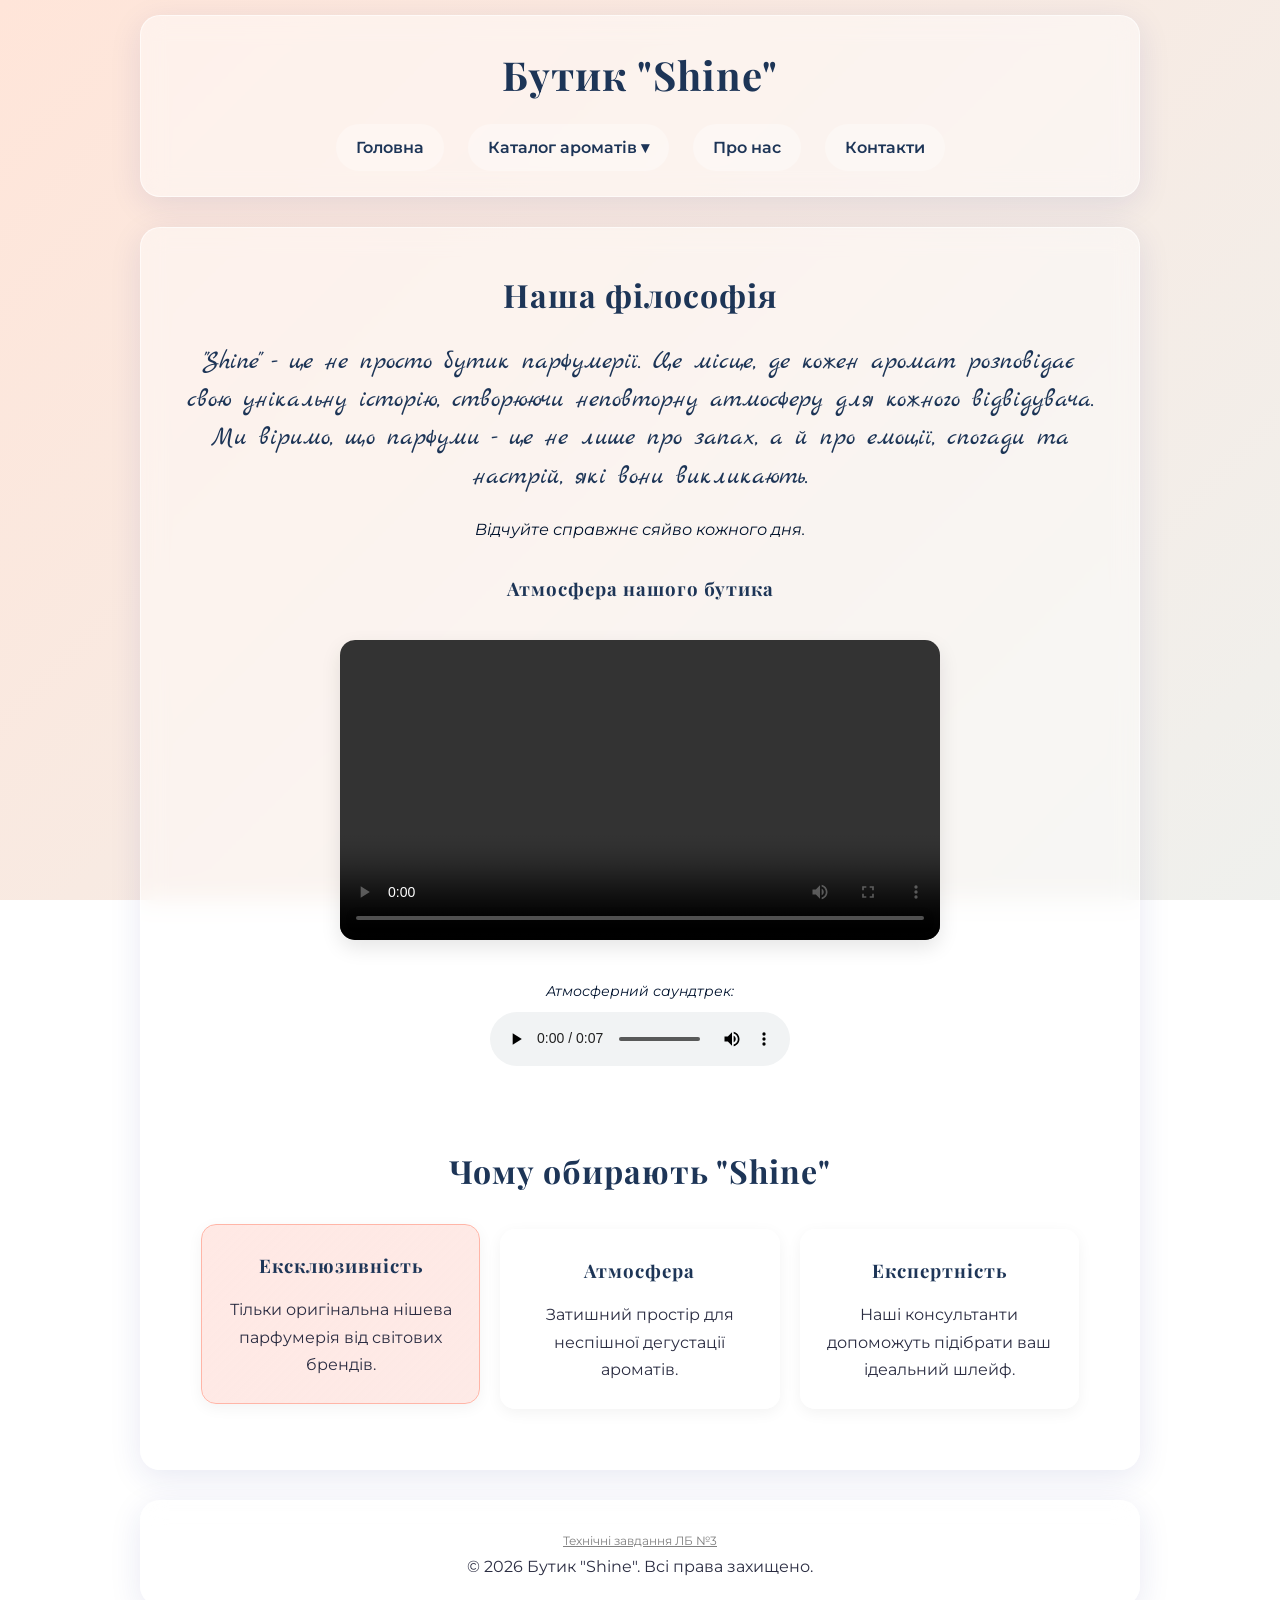
<file: index.html>
<!DOCTYPE html>
<html lang="uk">
<head>
    <meta charset="UTF-8">
    <meta name="viewport" content="width=device-width, initial-scale=1.0">
    <title>Головна | Бутик "Shine"</title>
    
    <link href="https://fonts.googleapis.com/css2?family=Montserrat:wght@300;400;600&family=Playfair+Display:ital,wght@0,500;1,500&display=swap" rel="stylesheet">
    <link href="https://fonts.googleapis.com/css2?family=Marck+Script&display=swap" rel="stylesheet">  
    <link rel="stylesheet" href="style.css">
    
    <style>
        /* Стилі для центрування аудіоплеєра */
        .audio-player { margin-top: 20px; text-align: center; }
        .audio-player p { font-size: 14px; font-style: italic; margin-bottom: 8px; color: #00132e; }
    </style>
</head>
<body>
    <header>
        <h1>Бутик "Shine"</h1>
        
        <input type="checkbox" id="burger" class="burger-checkbox">
        <label for="burger" class="burger-label">&#9776;</label>
        
        <nav class="main-nav">
            <a href="index.html">Головна</a> 
            <div class="dropdown">
                <a href="catalog.html">Каталог ароматів &#9662;</a>
                <div class="dropdown-content">
                    <a href="catalog.html">Всі аромати</a>
                    <a href="catalog.html">Східні колекції</a>
                    <a href="catalog.html">Квіткові колекції</a>
                </div>
            </div>
            <a href="about.html">Про нас</a>
            <a href="contact.html">Контакти</a>
        </nav>
    </header>

    <main>
        <section>
            <article>
                <h2>Наша філософія</h2>
                
                <p class="calligraphy-text">"Shine" - це не просто бутик парфумерії. Це місце, де кожен аромат розповідає свою унікальну історію, створюючи неповторну атмосферу для кожного відвідувача. Ми віримо, що парфуми - це не лише про запах, а й про емоції, спогади та настрій, які вони викликають.</p>
                
                <p class="glowing-text" style="font-style: italic; color: #00132e; margin-top: 15px; text-align: center;">Відчуйте справжнє сяйво кожного дня.</p>
            </article>
        </section>

        <section class="media-container">
            <h3>Атмосфера нашого бутика</h3>
            
            <video controls width="600">    
                <source src="media/promo.mp4" type="video/mp4">
                Ваш браузер не підтримує відео.
            </video>
            
            <div class="audio-player">
                <p>Атмосферний саундтрек:</p>
                <audio controls>
                    <source src="media/music.mp3" type="audio/mpeg">
                    Ваш браузер не підтримує аудіо.
                </audio>
            </div>
        </section>

        <section class="features">
            <h2 class="features__title">Чому обирають "Shine"</h2>
            <div class="features__grid">
                <div class="features__item features__item_highlighted">
                    <h3 class="features__subtitle">Ексклюзивність</h3>
                    <p class="features__text">Тільки оригінальна нішева парфумерія від світових брендів.</p>
                </div>
                <div class="features__item">
                    <h3 class="features__subtitle">Атмосфера</h3>
                    <p class="features__text">Затишний простір для неспішної дегустації ароматів.</p>
                </div>
                <div class="features__item">
                    <h3 class="features__subtitle">Експертність</h3>
                    <p class="features__text">Наші консультанти допоможуть підібрати ваш ідеальний шлейф.</p>
                </div>
            </div>
        </section>

    </main>

    <footer>
        <a href="lab3-tasks.html" style="color: gray; font-size: 12px;">Технічні завдання ЛБ №3</a>
        <p>&copy; 2026 Бутик "Shine". Всі права захищено.</p>
    </footer>
</body>
</html>
</file>
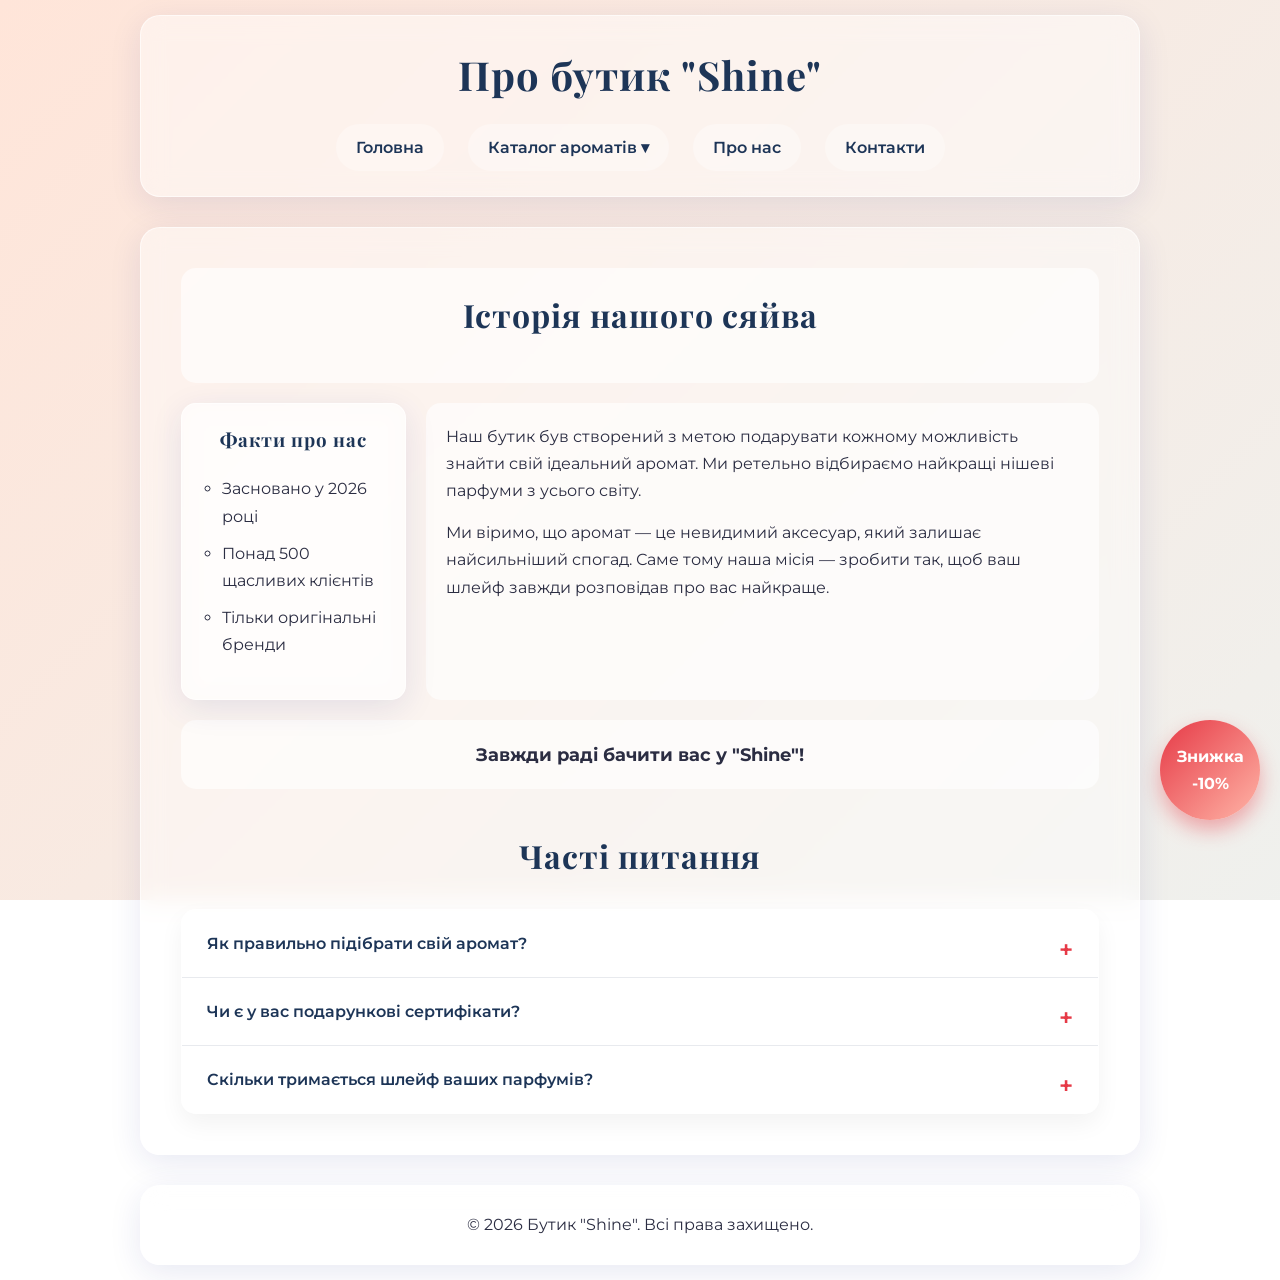
<file: about.html>
<!DOCTYPE html>
<html lang="uk">
<head>
    <meta charset="UTF-8">
    <meta name="viewport" content="width=device-width, initial-scale=1.0">
    <title>Про нас | Бутик "Shine"</title>
    
    <link href="https://fonts.googleapis.com/css2?family=Montserrat:wght@300;400;600&family=Playfair+Display:ital,wght@0,500;1,500&display=swap" rel="stylesheet">
    <link rel="stylesheet" href="style.css">
</head>
<body>
    <header>
        <h1>Про бутик "Shine"</h1>
        
        <input type="checkbox" id="burger" class="burger-checkbox">
        <label for="burger" class="burger-label">&#9776;</label>
        
        <nav class="main-nav">
            <a href="index.html">Головна</a> 
            <div class="dropdown">
                <a href="catalog.html">Каталог ароматів &#9662;</a>
                <div class="dropdown-content">
                    <a href="catalog.html">Всі аромати</a>
                    <a href="catalog.html">Східні колекції</a>
                    <a href="catalog.html">Квіткові колекції</a>
                </div>
            </div>
            <a href="about.html">Про нас</a>
            <a href="contact.html">Контакти</a>
        </nav>
    </header>

    <main class="about-layout">
        <div class="about-layout__header">
            <h2>Історія нашого сяйва</h2>
        </div>
        
        <aside class="about-layout__sidebar">
            <h3>Факти про нас</h3>
            <ul style="text-align: left; margin-left: 20px;">
                <li>Засновано у 2026 році</li>
                <li>Понад 500 щасливих клієнтів</li>
                <li>Тільки оригінальні бренди</li>
            </ul>
        </aside>
        
        <article class="about-layout__content">
            <p style="margin-bottom: 15px;">Наш бутик був створений з метою подарувати кожному можливість знайти свій ідеальний аромат. Ми ретельно відбираємо найкращі нішеві парфуми з усього світу.</p>
            <p>Ми віримо, що аромат — це невидимий аксесуар, який залишає найсильніший спогад. Саме тому наша місія — зробити так, щоб ваш шлейф завжди розповідав про вас найкраще.</p>
        </article>
        
        <section class="faq-section" style="grid-column: 1 / -1; margin-top: 20px;">
            <h2 style="margin-bottom: 25px;">Часті питання</h2>
            
            <div class="accordion">
                <div class="accordion__item">
                    <input type="checkbox" name="faq" id="faq1" class="accordion__input">
                    <label for="faq1" class="accordion__label">Як правильно підібрати свій аромат?</label>
                    <div class="accordion__content">
                        <p>Наші експерти рекомендують наносити парфум на шкіру і "прожити" з ним кілька годин. Аромат розкривається у три ноти: верхні, серця та базові. Ми з радістю допоможемо вам знайти ідеальну композицію під ваш характер.</p>
                    </div>
                </div>
                
                <div class="accordion__item">
                    <input type="checkbox" name="faq" id="faq2" class="accordion__input">
                    <label for="faq2" class="accordion__label">Чи є у вас подарункові сертифікати?</label>
                    <div class="accordion__content">
                        <p>Так, ви можете придбати естетичні подарункові сертифікати на будь-яку суму в нашому бутику або замовити зручний електронний варіант на email.</p>
                    </div>
                </div>
                
                <div class="accordion__item">
                    <input type="checkbox" name="faq" id="faq3" class="accordion__input">
                    <label for="faq3" class="accordion__label">Скільки тримається шлейф ваших парфумів?</label>
                    <div class="accordion__content">
                        <p>Стійкість залежить від концентрації (Eau de Parfum, Extrait de Parfum) та індивідуальних особливостей шкіри. В середньому наші нішеві аромати тримаються від 8 до 24 годин.</p>
                    </div>
                </div>
            </div>
        </section>

        <div class="about-layout__footer">
            <p class="glowing-text" style="font-weight: bold; font-size: 1.1rem;">Завжди раді бачити вас у "Shine"!</p>
        </div>
    </main>

    <div class="promo-blob">
        <span>Знижка<br>-10%</span>
    </div>

    <footer>
        <p>&copy; 2026 Бутик "Shine". Всі права захищено.</p>
    </footer>
</body>
</html>
</file>
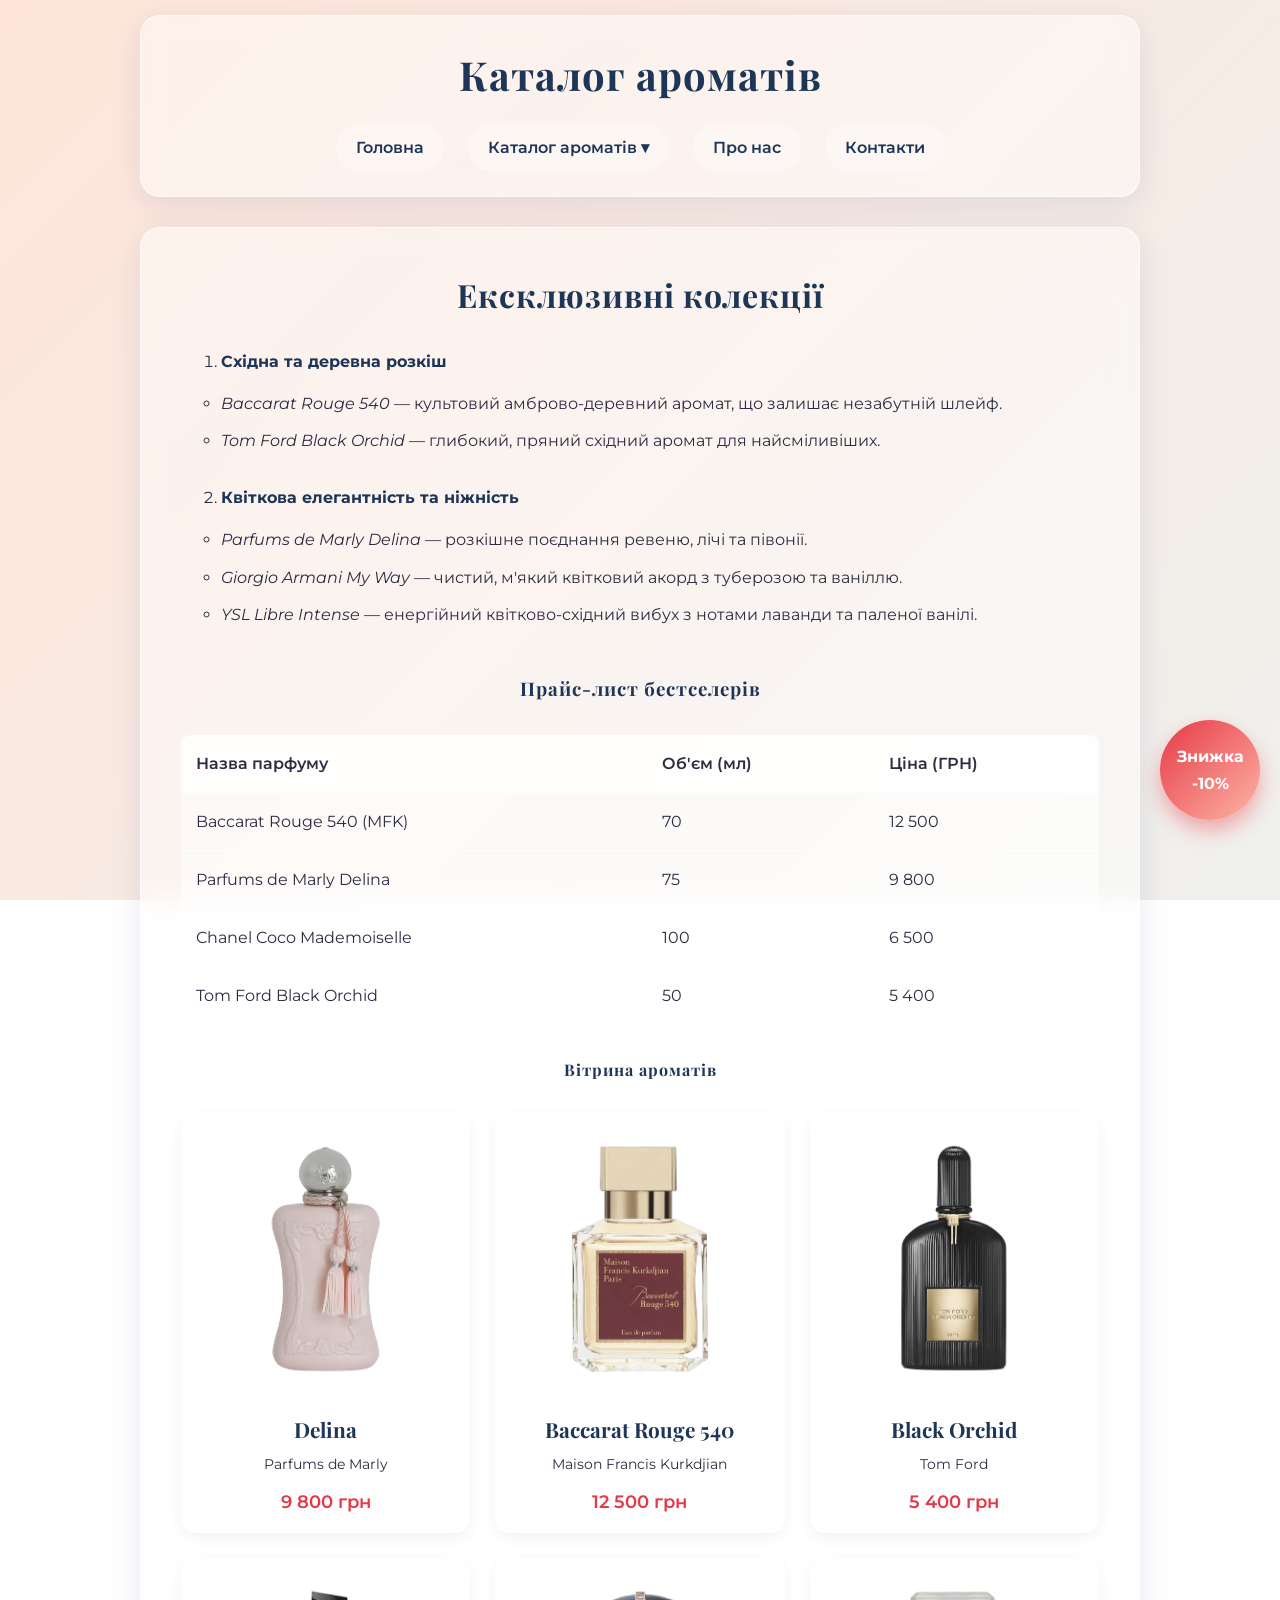
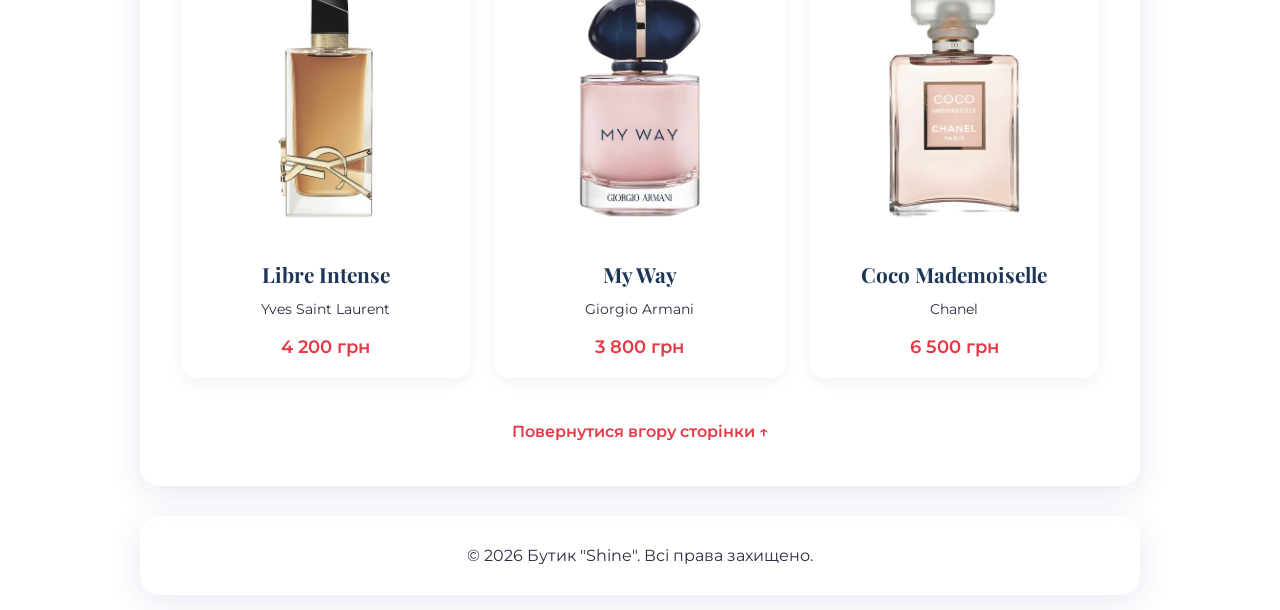
<file: catalog.html>
<!DOCTYPE html>
<html lang="uk">
<head>
    <meta charset="UTF-8">
    <title>Каталог | Бутик "Shine"</title>
    <link href="https://fonts.googleapis.com/css2?family=Montserrat:wght@300;400;600&family=Playfair+Display:ital,wght@0,500;1,500&display=swap" rel="stylesheet">
    <link rel="stylesheet" href="style.css">
</head>
<body>
    <header>
        <input type="checkbox" id="burger" class="burger-checkbox">
        <label for="burger" class="burger-label">&#9776;</label>
        <h1 id="top">Каталог ароматів</h1>
        <nav>
            <a href="index.html">Головна</a> 
            <div class="dropdown">
                <a href="catalog.html">Каталог ароматів &#9662;</a>
                <div class="dropdown-content">
                    <a href="catalog.html">Всі аромати</a>
                    <a href="catalog.html">Східні колекції</a>
                    <a href="catalog.html">Квіткові колекції</a>
                </div>
            </div>
            <a href="about.html">Про нас</a>
            <a href="contact.html">Контакти</a>
        </nav>
    </header>

    <main>
        <h2>Ексклюзивні колекції</h2>
        
        <ol>
            <li><strong>Східна та деревна розкіш</strong>
                <ul>
                    <li><em>Baccarat Rouge 540</em> — культовий амброво-деревний аромат, що залишає незабутній шлейф.</li>
                    <li><em>Tom Ford Black Orchid</em> — глибокий, пряний східний аромат для найсміливіших.</li>
                </ul>
            </li>
            <li><strong>Квіткова елегантність та ніжність</strong>
                <ul>
                    <li><em>Parfums de Marly Delina</em> — розкішне поєднання ревеню, лічі та півонії.</li>
                    <li><em>Giorgio Armani My Way</em> — чистий, м'який квітковий акорд з туберозою та ваніллю.</li>
                    <li><em>YSL Libre Intense</em> — енергійний квітково-східний вибух з нотами лаванди та паленої ванілі.</li>
                </ul>
            </li>
        </ol>

        <h3>Прайс-лист бестселерів</h3>
        <table>
            <tr>
                <th>Назва парфуму</th>
                <th>Об'єм (мл)</th>
                <th>Ціна (ГРН)</th>
            </tr>
            <tr>
                <td>Baccarat Rouge 540 (MFK)</td>
                <td>70</td>
                <td>12 500</td>
            </tr>
            <tr>
                <td>Parfums de Marly Delina</td>
                <td>75</td>
                <td>9 800</td>
            </tr>
            <tr>
                <td>Chanel Coco Mademoiselle</td>
                <td>100</td>
                <td>6 500</td>
            </tr>
            <tr>
                <td>Tom Ford Black Orchid</td>
                <td>50</td>
                <td>5 400</td>
            </tr>
        </table>

        <h4>Вітрина ароматів</h4>
        
        <div class="product-grid">
            <div class="product-card">
                <img src="img/Delina.avif" alt="Parfums de Marly Delina" class="product-card__image">
                <h5 class="product-card__title">Delina</h5>
                <p style="font-size: 0.9rem; margin-bottom: 10px;">Parfums de Marly</p>
                <p class="product-card__price">9 800 грн</p>
            </div>
            
            <div class="product-card">
                <img src="img/baccarat.avif" alt="Baccarat Rouge 540" class="product-card__image">
                <h5 class="product-card__title">Baccarat Rouge 540</h5>
                <p style="font-size: 0.9rem; margin-bottom: 10px;">Maison Francis Kurkdjian</p>
                <p class="product-card__price">12 500 грн</p>
            </div>
            
            <div class="product-card">
                <img src="img/orchid.avif" alt="Black Orchid" class="product-card__image">
                <h5 class="product-card__title">Black Orchid</h5>
                <p style="font-size: 0.9rem; margin-bottom: 10px;">Tom Ford</p>
                <p class="product-card__price">5 400 грн</p>
            </div>
            
            <div class="product-card">
                <img src="img/libre.avif" alt="Libre Intense" class="product-card__image">
                <h5 class="product-card__title">Libre Intense</h5>
                <p style="font-size: 0.9rem; margin-bottom: 10px;">Yves Saint Laurent</p>
                <p class="product-card__price">4 200 грн</p>
            </div>
            
            <div class="product-card">
                <img src="img/myway.avif" alt="My Way" class="product-card__image">
                <h5 class="product-card__title">My Way</h5>
                <p style="font-size: 0.9rem; margin-bottom: 10px;">Giorgio Armani</p>
                <p class="product-card__price">3 800 грн</p>
            </div>
            
            <div class="product-card">
                <img src="img/coco.avif" alt="Coco Mademoiselle" class="product-card__image">
                <h5 class="product-card__title">Coco Mademoiselle</h5>
                <p style="font-size: 0.9rem; margin-bottom: 10px;">Chanel</p>
                <p class="product-card__price">6 500 грн</p>
            </div>
        </div>
        
        <a href="#top" class="back-to-top">Повернутися вгору сторінки &uarr;</a>
    </main>
<div class="promo-blob">
    Знижка<br>-10%
</div>
    <footer>
        <p>&copy; 2026 Бутик "Shine". Всі права захищено.</p>
    </footer>
</body>
</html>
</file>
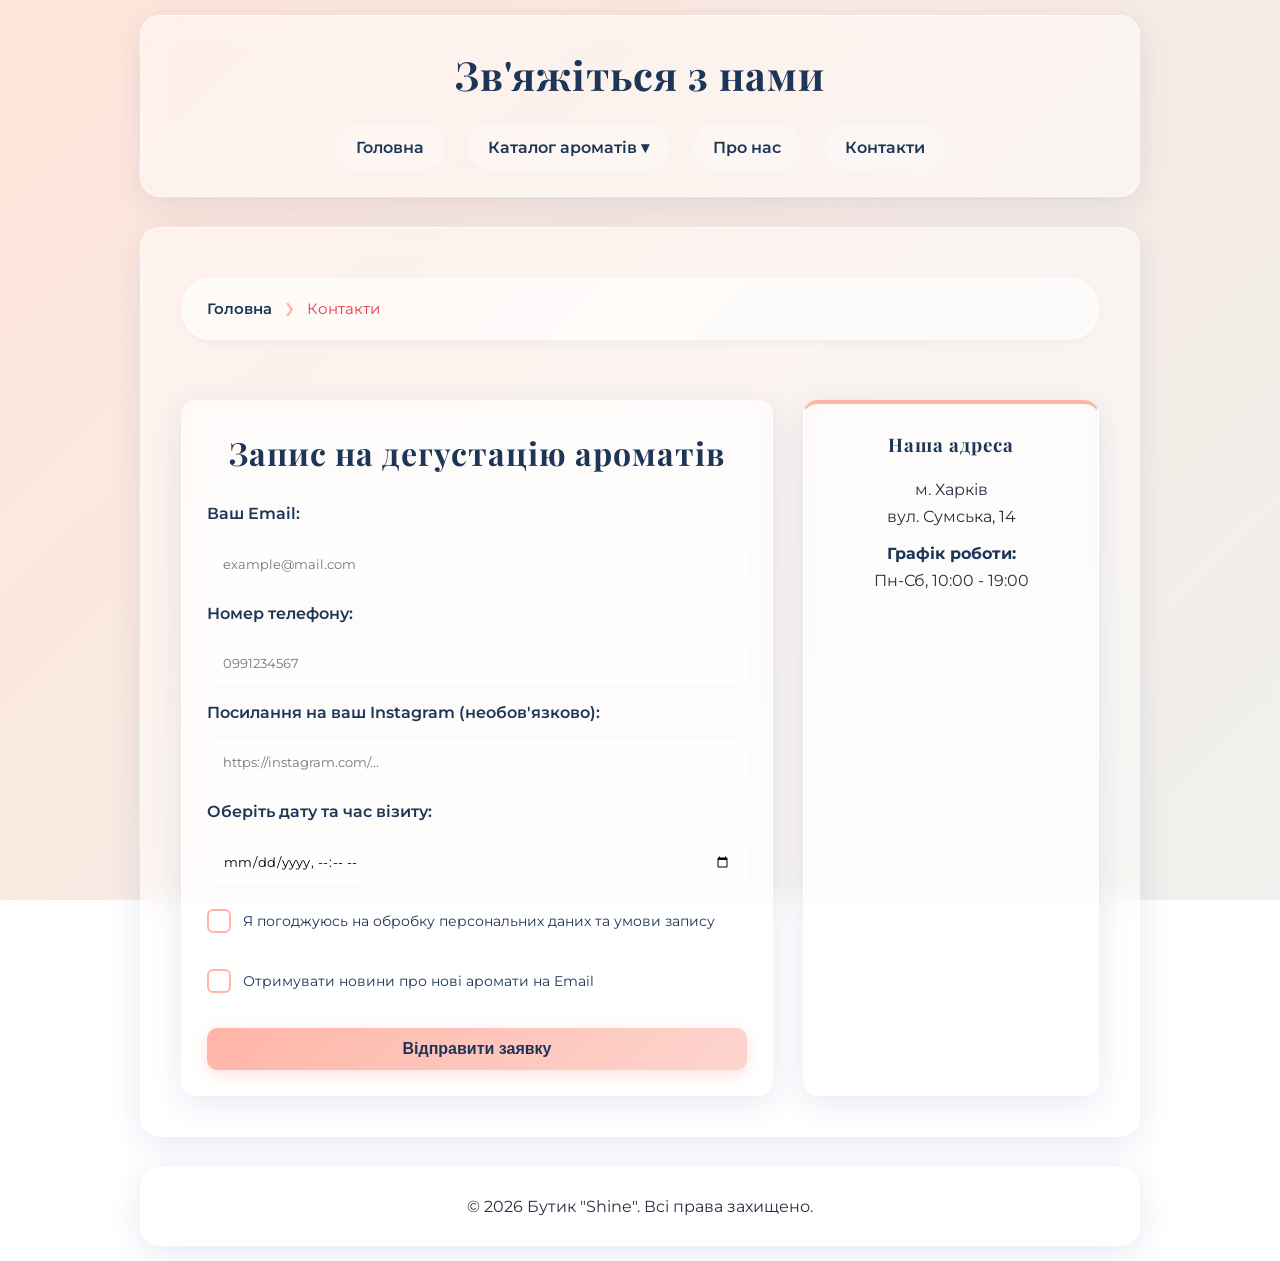
<file: contact.html>
<!DOCTYPE html>
<html lang="uk">
<head>
    <meta charset="UTF-8">
    <meta name="viewport" content="width=device-width, initial-scale=1.0">
    <title>Контакти | Бутик "Shine"</title>
    <link href="https://fonts.googleapis.com/css2?family=Montserrat:wght@300;400;600&family=Playfair+Display:ital,wght@0,500;1,500&display=swap" rel="stylesheet">
    <link rel="stylesheet" href="style.css">
</head>
<body>
    <header>
        <h1>Зв'яжіться з нами</h1>
        
        <input type="checkbox" id="burger" class="burger-checkbox">
        <label for="burger" class="burger-label">&#9776;</label>

        <nav class="main-nav">
            <a href="index.html">Головна</a> 
            <div class="dropdown">
                <a href="catalog.html">Каталог ароматів &#9662;</a>
                <div class="dropdown-content">
                    <a href="catalog.html">Всі аромати</a>
                    <a href="catalog.html">Східні колекції</a>
                    <a href="catalog.html">Квіткові колекції</a>
                </div>
            </div>
            <a href="about.html">Про нас</a>
            <a href="contact.html">Контакти</a>
        </nav>
    </header>

    <main class="contact-layout">
        <ul class="breadcrumbs" style="grid-column: 1 / -1;">
            <li><a href="index.html">Головна</a></li>
            <li class="breadcrumbs__current">Контакти</li>
        </ul>

        <section class="form-section">
            <h2>Запис на дегустацію ароматів</h2>
            <form action="#" method="POST" class="contact-form">
                <label for="userEmail" class="contact-form__label">Ваш Email:</label>
                <input type="email" id="userEmail" name="userEmail" required placeholder="example@mail.com" class="contact-form__input">

                <label for="userTel" class="contact-form__label">Номер телефону:</label>
                <input type="tel" id="userTel" name="userTel" required pattern="[0-9]{10}" placeholder="0991234567" title="Введіть 10 цифр (наприклад: 0991234567)" class="contact-form__input">

                <label for="socialUrl" class="contact-form__label">Посилання на ваш Instagram (необов'язково):</label>
                <input type="url" id="socialUrl" name="socialUrl" placeholder="https://instagram.com/..." class="contact-form__input">

                <label for="visitDate" class="contact-form__label">Оберіть дату та час візиту:</label>
                <input type="datetime-local" id="visitDate" name="visitDate" required class="contact-form__input">
                <div class="contact-form__checkbox-group">
                <input type="checkbox" id="agree" class="custom-checkbox" required>
                <label for="agree" class="custom-checkbox__label">
                Я погоджуюсь на обробку персональних даних та умови запису
         </label>
    </div>

<div class="contact-form__checkbox-group">
    <input type="checkbox" id="newsletter" class="custom-checkbox">
    <label for="newsletter" class="custom-checkbox__label">
        Отримувати новини про нові аромати на Email
    </label>
</div>

                <input type="submit" value="Відправити заявку" class="contact-form__submit">
            </form>
        </section>

        <aside class="contact-info">
            <h3 class="contact-info__title">Наша адреса</h3>
            <p class="contact-info__text">м. Харків<br>вул. Сумська, 14</p>
            <p class="contact-info__text"><strong>Графік роботи:</strong><br>Пн-Сб, 10:00 - 19:00</p>
        </aside>
    </main>

    <footer>
        <p>&copy; 2026 Бутик "Shine". Всі права захищено.</p>
    </footer>
</body>
</html>
</file>
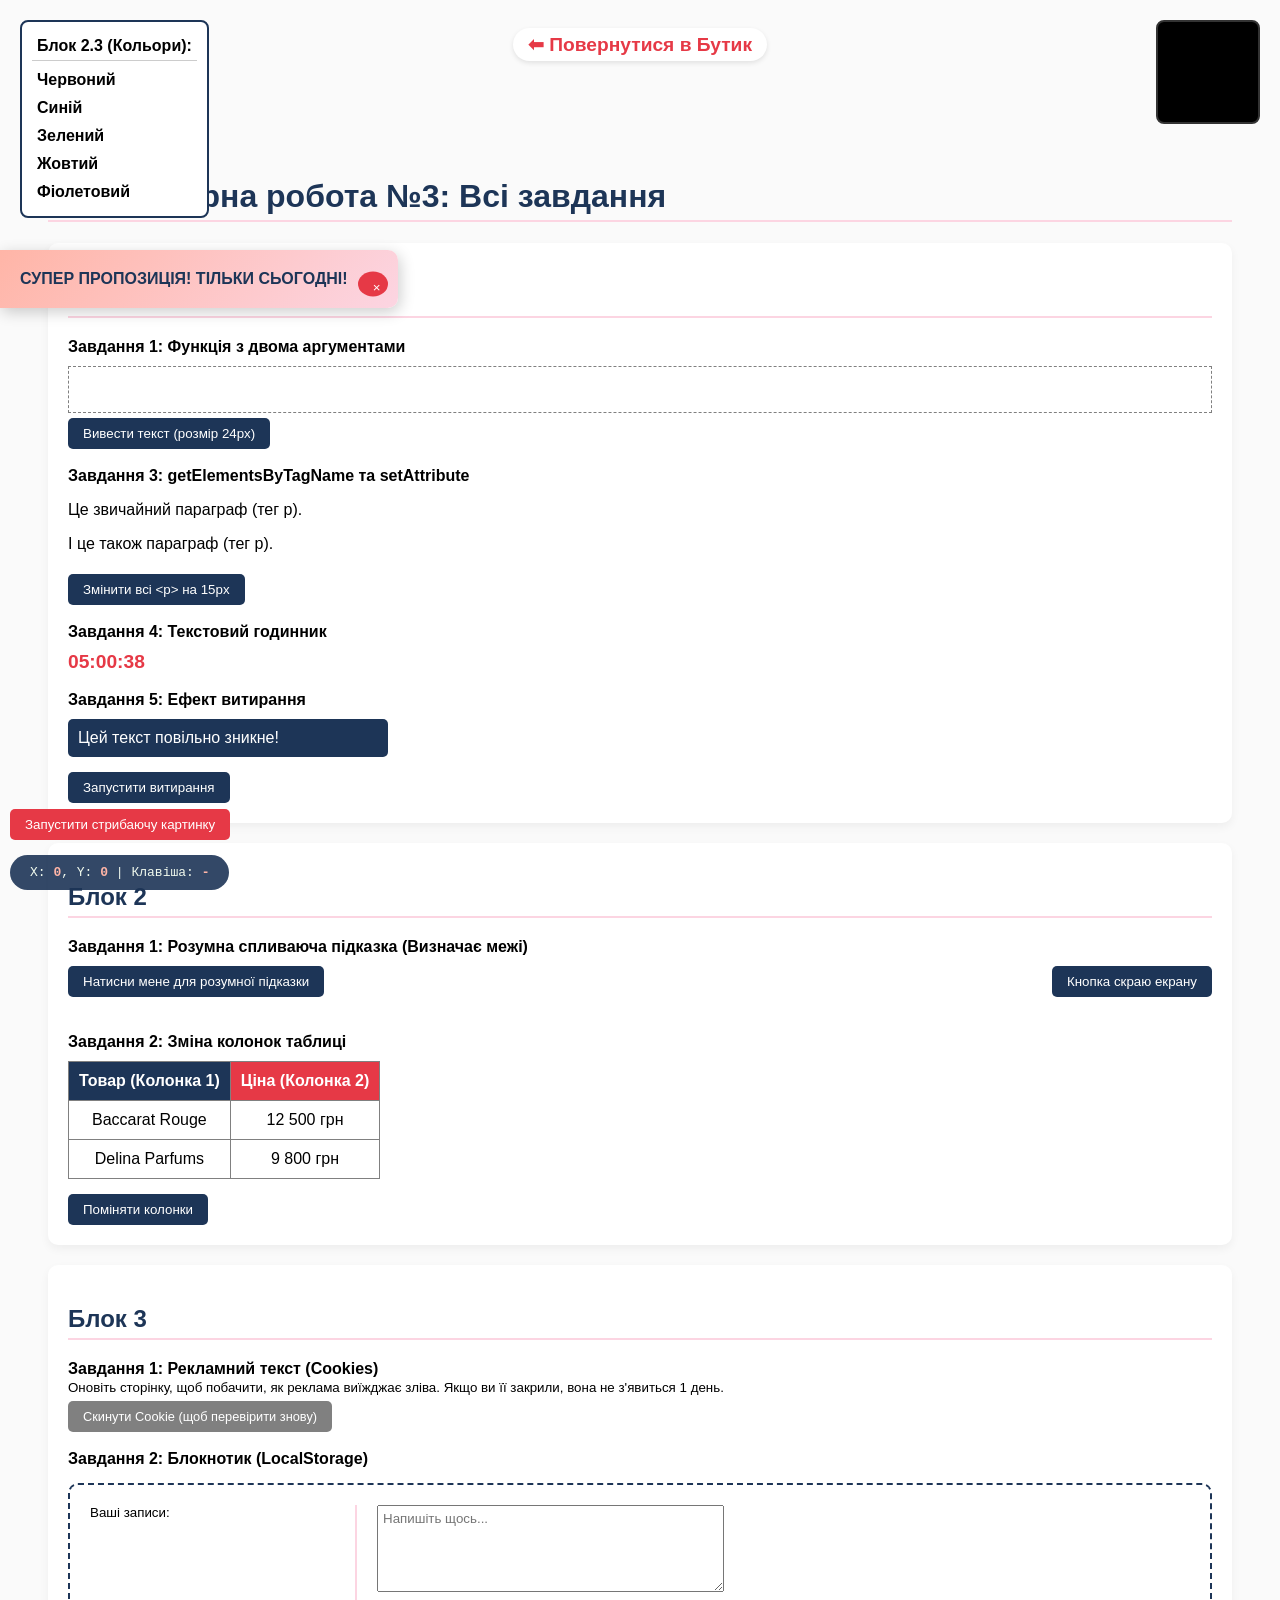
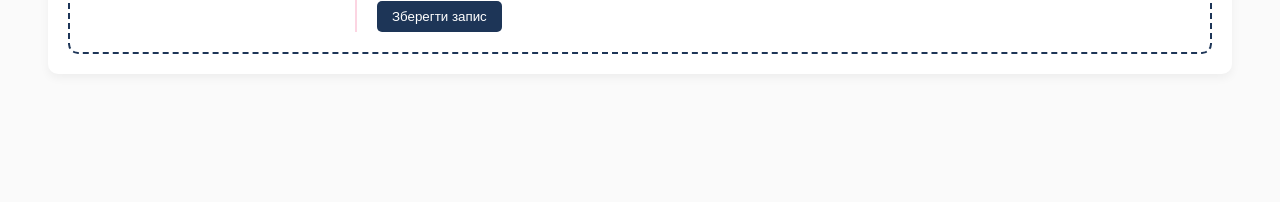
<file: lab3-tasks.html>
<!DOCTYPE html>
<html lang="uk">
<head>
    <meta charset="UTF-8">
    <title>Лабораторна 3 | Всі Завдання (Точно за ТЗ)</title>
    <style>
        body { font-family: 'Montserrat', sans-serif; padding: 40px; position: relative; min-height: 100vh; background-color: #fafafa; padding-bottom: 100px; padding-top: 150px;}
        
        h1 { margin-top: 20px; color: #1d3557; border-bottom: 2px solid #fcd5e2; padding-bottom: 5px; }
        h2 { color: #1d3557; border-bottom: 2px solid #fcd5e2; padding-bottom: 5px; }
        
        button { background: #1d3557; color: white; border: none; padding: 8px 15px; border-radius: 5px; cursor: pointer; transition: 0.3s; margin-top: 5px; font-family: inherit;}
        button:hover { background: #e63946; }
        .task-section { background: #fff; padding: 20px; border-radius: 10px; margin-bottom: 20px; box-shadow: 0 4px 10px rgba(0,0,0,0.05); }
        
        /* Блок 1.4: Годинник */
        #clock-container { font-size: 1.2rem; font-weight: bold; color: #e63946; margin-top: 10px; }

        /* Блок 2.1: Підказка */
        .tooltip { position: absolute; background: #e63946; color: #fff; padding: 8px 12px; border-radius: 5px; pointer-events: none; opacity: 0; transition: opacity 0.2s; z-index: 1000; font-size: 0.9rem; }
        
        /* Блок 2.3: Список та Квадрат */
        #colors-ul { position: fixed; top: 20px; left: 20px; border: 2px solid #1d3557; background: #fff; padding: 10px; list-style: none; margin: 0; z-index: 1000; border-radius: 8px;}
        #colors-ul li { cursor: pointer; padding: 5px; font-weight: bold;}
        #colors-ul li:hover { color: #e63946; }
        #black-square { position: fixed; top: 20px; right: 20px; width: 100px; height: 100px; background-color: black; border: 2px solid #333; z-index: 1000; border-radius: 8px; transition: background 0.3s;}
        
        /* Блок 2.4: Координати */
        .debug-panel { position: fixed; bottom: 10px; left: 10px; background: rgba(29, 53, 87, 0.9); color: #f1faee; padding: 10px 20px; border-radius: 20px; font-family: monospace; z-index: 9999; pointer-events: none; }
        
        /* Блок 3.1: Реклама з Cookies (Виїжджає зліва при заході) */
        .promo-banner { 
            position: fixed; 
            top: 250px; 
            left: -400px; /* Сховано за лівим екраном ("на заході") */
            background: linear-gradient(135deg, #ffb5a7, #fcd5e2); 
            padding: 20px 50px 20px 20px; 
            border-radius: 0 10px 10px 0; 
            box-shadow: 2px 4px 15px rgba(0,0,0,0.2);
            font-weight: bold; 
            color: #1d3557; 
            z-index: 10001; 
            transition: left 0.5s ease-out; /* Анімація виїзду */
        }
        .promo-banner__close { 
            position: absolute; 
            top: 50%; 
            right: 10px; 
            transform: translateY(-50%);
            background: #e63946; 
            color: white; 
            border: none; 
            border-radius: 50%; 
            width: 25px; 
            height: 25px; 
            cursor: pointer; 
        }
        
        /* Блок 3.2: Блокнотик */
        .notepad { display: flex; gap: 20px; margin-top: 15px; border: 2px dashed #1d3557; padding: 20px; border-radius: 10px;}
        .notes-sidebar { display: flex; flex-direction: column; gap: 10px; width: 250px; border-right: 2px solid #fcd5e2; padding-right: 15px;}
        .notes-sidebar a { text-decoration: none; color: #1d3557; font-size: 0.9rem; padding: 5px; background: #f1faee; border-radius: 5px;}
        .notes-sidebar a:hover { background: #ffb5a7; }
    </style>
</head>
<body>
    <a href="index.html" style="position: absolute; top: 20px; left: 50%; transform: translateX(-50%); color: #e63946; font-weight: bold; text-decoration: none; font-size: 1.2rem; background: white; padding: 5px 15px; border-radius: 20px; box-shadow: 0 2px 5px rgba(0,0,0,0.1);">⬅ Повернутися в Бутик</a>
    
    <ul id="colors-ul">
        <li style="border-bottom: 1px solid #ccc; cursor: default; padding-bottom: 5px; margin-bottom: 5px;">Блок 2.3 (Кольори):</li>
        <li data-color="red">Червоний</li>
        <li data-color="blue">Синій</li>
        <li data-color="green">Зелений</li>
        <li data-color="yellow">Жовтий</li>
        <li data-color="purple">Фіолетовий</li>
    </ul>
    <div id="black-square"></div>

    <div id="promo-banner" class="promo-banner">
        СУПЕР ПРОПОЗИЦІЯ! ТІЛЬКИ СЬОГОДНІ!
        <button id="close-promo" class="promo-banner__close" title="Прибрати">×</button>
    </div>

    <h1>Лабораторна робота №3: Всі завдання</h1>

    <div class="task-section">
        <h2>Блок 1</h2>
        
        <strong>Завдання 1: Функція з двома аргументами</strong>
        <div id="output-1-1" style="margin-top:10px; min-height: 35px; border: 1px dashed gray; padding: 5px; display: flex; align-items: center;"></div>
        <button id="btn-1-1">Вивести текст (розмір 24px)</button>

        <br><br>
        <strong>Завдання 3: getElementsByTagName та setAttribute</strong>
        <p>Це звичайний параграф (тег p).</p>
        <p>І це також параграф (тег p).</p>
        <button id="btn-1-3">Змінити всі &lt;p&gt; на 15px</button>

        <br><br>
        <strong>Завдання 4: Текстовий годинник</strong>
        <div id="clock-container">Завантаження часу...</div>

        <br>
        <strong>Завдання 5: Ефект витирання</strong>
        <div id="wipe-text" style="background: #1d3557; color: white; padding: 10px; width: 300px; border-radius: 5px; margin: 10px 0; transition: opacity 0.1s;">
            Цей текст повільно зникне!
        </div>
        <button id="start-wipe">Запустити витирання</button>
    </div>

    <div class="task-section">
        <h2>Блок 2</h2>
        
        <strong>Завдання 1: Розумна спливаюча підказка (Визначає межі)</strong><br>
        <button id="tooltip-btn" style="margin-top: 10px;">Натисни мене для розумної підказки</button>
        <button id="tooltip-btn-right" style="margin-top: 10px; float: right;">Кнопка скраю екрану</button>
        <div style="clear:both;"></div>
        <div id="my-tooltip" class="tooltip">Я розумна підказка!</div>

        <br><br>
        <strong>Завдання 2: Зміна колонок таблиці</strong>
        <table id="my-table" border="1" cellpadding="10" style="border-collapse: collapse; margin: 10px 0; text-align: center;">
            <tr>
                <th style="background: #1d3557; color: white; transition: 0.3s;">Товар (Колонка 1)</th>
                <th style="background: #e63946; color: white; transition: 0.3s;">Ціна (Колонка 2)</th>
            </tr>
            <tr><td>Baccarat Rouge</td><td>12 500 грн</td></tr>
            <tr><td>Delina Parfums</td><td>9 800 грн</td></tr>
        </table>
        <button id="swap-cols-btn">Поміняти колонки</button>
    </div>

    <div class="task-section">
        <h2>Блок 3</h2>
        
        <strong>Завдання 1: Рекламний текст (Cookies)</strong><br>
        <small>Оновіть сторінку, щоб побачити, як реклама виїжджає зліва. Якщо ви її закрили, вона не з'явиться 1 день.</small><br>
        <button id="reset-cookie-btn" style="background: gray; font-size: 0.8rem;">Скинути Cookie (щоб перевірити знову)</button>

        <br><br>
        <strong>Завдання 2: Блокнотик (LocalStorage)</strong>
        <div class="notepad">
            <div id="notes-list" class="notes-sidebar">
                <small>Ваші записи:</small>
            </div>
            <div>
                <textarea id="note-input" rows="5" cols="40" placeholder="Напишіть щось..." style="padding: 5px; font-family: inherit;"></textarea><br>
                <button id="save-note-btn">Зберегти запис</button>
            </div>
        </div>
    </div>

    <div class="debug-panel">
        X: <strong id="mouseX" style="color: #ffb5a7;">0</strong>, Y: <strong id="mouseY" style="color: #ffb5a7;">0</strong> | 
        Клавіша: <strong id="keyKey" style="color: #ffb5a7;">-</strong>
    </div>

    <img id="jump-img" src="img/baccarat.avif" alt="Jump" style="position: fixed; top:0; left:0; width: 80px; display: none; z-index: 9999; border-radius: 10px; box-shadow: 0 5px 15px rgba(0,0,0,0.3); transition: top 0.2s, left 0.2s;">
    <button id="start-jump-btn" style="position: fixed; bottom: 60px; left: 10px; z-index: 10000; background: #e63946;">Запустити стрибаючу картинку</button>


    <script>
        // ================= БЛОК 1 =================
        let isText1_1Visible = false;
        function printCustomText(textString, fontSize) {
            const outputDiv = document.getElementById('output-1-1');
            const newElement = document.createElement('span');
            newElement.innerText = textString;
            newElement.style.fontSize = fontSize;
            outputDiv.innerHTML = ''; 
            outputDiv.appendChild(newElement);
        }
        document.getElementById('btn-1-1').onclick = function() {
            if (!isText1_1Visible) {
                printCustomText("Привіт, я текст із функції!", "24px");
                this.textContent = "Сховати текст";
                this.style.background = "gray";
            } else {
                document.getElementById('output-1-1').innerHTML = '';
                this.textContent = "Вивести текст (розмір 24px)";
                this.style.background = "";
            }
            isText1_1Visible = !isText1_1Visible;
        };

        let jumpInterval;
        let isJumping = false;
        document.getElementById('start-jump-btn').onclick = function() {
            const jumpImg = document.getElementById('jump-img');
            if (!isJumping) {
                jumpImg.style.display = 'block';
                jumpInterval = setInterval(() => {
                    jumpImg.style.left = Math.floor(Math.random() * (window.innerWidth - 100)) + 'px';
                    jumpImg.style.top = Math.floor(Math.random() * (window.innerHeight - 100)) + 'px';
                }, 1000);
                this.textContent = "Зупинити картинку";
                this.style.background = "gray";
            } else {
                clearInterval(jumpInterval);
                jumpImg.style.display = 'none';
                this.textContent = "Запустити стрибаючу картинку";
                this.style.background = "#e63946";
            }
            isJumping = !isJumping;
        };

        let isPChanged = false;
        document.getElementById('btn-1-3').onclick = function() {
            const paragraphs = document.getElementsByTagName('p');
            for (let i = 0; i < paragraphs.length; i++) {
                if (!isPChanged) {
                    paragraphs[i].style.fontSize = "15px";
                    paragraphs[i].setAttribute('data-size-changed', 'true');
                    paragraphs[i].style.color = "#e63946";
                    paragraphs[i].style.fontWeight = "bold";
                } else {
                    paragraphs[i].style.fontSize = "";
                    paragraphs[i].removeAttribute('data-size-changed');
                    paragraphs[i].style.color = "";
                    paragraphs[i].style.fontWeight = "";
                }
            }
            this.textContent = isPChanged ? "Змінити всі <p> на 15px" : "Повернути стандартний шрифт";
            this.style.background = isPChanged ? "" : "gray";
            isPChanged = !isPChanged;
        };

        function updateClock() {
            document.getElementById('clock-container').innerText = new Date().toLocaleTimeString("uk-UA");
        }
        setInterval(updateClock, 1000);
        updateClock();

        let wipeTimer;
        let isWiped = false;
        document.getElementById('start-wipe').onclick = function() {
            let textElem = document.getElementById('wipe-text');
            if (!isWiped) {
                let opacity = 1;
                wipeTimer = setInterval(() => {
                    opacity -= 0.05;
                    textElem.style.opacity = opacity;
                    if (opacity <= 0) {
                        clearInterval(wipeTimer);
                        textElem.style.opacity = 0; 
                    }
                }, 50);
                this.textContent = "Повернути текст";
                this.style.background = "gray";
            } else {
                clearInterval(wipeTimer);
                textElem.style.opacity = 1;
                this.textContent = "Запустити витирання";
                this.style.background = "";
            }
            isWiped = !isWiped;
        };


        // ================= БЛОК 2 =================
        const tooltipBox = document.getElementById('my-tooltip');
        function showSmartTooltip(e, buttonElement) {
            e.stopPropagation();
            tooltipBox.style.opacity = 0;
            tooltipBox.style.display = 'block';
            let rect = buttonElement.getBoundingClientRect();
            let ttX = rect.left + window.scrollX;
            let ttY = rect.bottom + window.scrollY + 10;
            
            let ttRect = tooltipBox.getBoundingClientRect();
            if (rect.left + ttRect.width > window.innerWidth) ttX = window.innerWidth - ttRect.width - 20;
            if (rect.bottom + ttRect.height > window.innerHeight) ttY = rect.top + window.scrollY - ttRect.height - 10;

            tooltipBox.style.left = ttX + 'px';
            tooltipBox.style.top = ttY + 'px';
            tooltipBox.style.opacity = 1;
        }

        document.getElementById('tooltip-btn').onclick = (e) => showSmartTooltip(e, document.getElementById('tooltip-btn'));
        document.getElementById('tooltip-btn-right').onclick = (e) => showSmartTooltip(e, document.getElementById('tooltip-btn-right'));
        document.onclick = function(e) { if (!e.target.id.includes('tooltip')) tooltipBox.style.opacity = 0; };

        document.getElementById('swap-cols-btn').onclick = function() {
            const table = document.getElementById('my-table');
            for (let i = 0; i < table.rows.length; i++) {
                let cells = table.rows[i].cells;
                if (cells.length >= 2) {
                    let tempHTML = cells[0].innerHTML;
                    let tempBg = cells[0].style.background;
                    cells[0].innerHTML = cells[1].innerHTML;
                    cells[1].innerHTML = tempHTML;
                    cells[0].style.background = cells[1].style.background;
                    cells[1].style.background = tempBg;
                }
            }
        };

        document.querySelectorAll('#colors-ul li[data-color]').forEach(li => {
            li.onclick = function() {
                document.getElementById('black-square').style.backgroundColor = this.getAttribute('data-color');
            };
        });

        document.addEventListener("mousemove", e => {
            document.getElementById("mouseX").textContent = e.clientX;
            document.getElementById("mouseY").textContent = e.clientY;
        });
        document.addEventListener("keydown", e => {
            document.getElementById("keyKey").textContent = e.key === " " ? "Space" : e.key;
        });


        // ================= БЛОК 3 =================
        function setCookie(name, value, days) {
            let expires = "";
            if (days) {
                let date = new Date();
                date.setTime(date.getTime() + (days * 24 * 60 * 60 * 1000));
                expires = "; expires=" + date.toUTCString();
            }
            document.cookie = name + "=" + (value || "")  + expires + "; path=/";
        }
        function getCookie(name) {
            let nameEQ = name + "=";
            let ca = document.cookie.split(';');
            for(let i=0;i < ca.length;i++) {
                let c = ca[i];
                while (c.charAt(0)==' ') c = c.substring(1,c.length);
                if (c.indexOf(nameEQ) == 0) return c.substring(nameEQ.length,c.length);
            }
            return null;
        }
        
        // Подія завантаження сторінки (із заходу на сторінку)
        window.addEventListener('load', () => {
            const banner = document.getElementById('promo-banner');
            if (getCookie("hideLabPromo") !== "true") {
                // Невелика затримка для ефектності
                setTimeout(() => {
                    banner.style.left = "0"; // Реклама виїжджає
                }, 500);
            }
        });
        
        // Кнопка "Прибрати"
        document.getElementById('close-promo').onclick = function() {
            const banner = document.getElementById('promo-banner');
            banner.style.left = "-400px"; // Ховаємо назад
            setCookie("hideLabPromo", "true", 1); // Зберігаємо на 1 день
        };

        document.getElementById('reset-cookie-btn').onclick = function() {
            setCookie("hideLabPromo", "", -1);
            location.reload();
        };

        const noteInput = document.getElementById('note-input');
        function loadNotes() {
            let list = document.getElementById('notes-list');
            list.innerHTML = '<small>Ваші записи:</small>';
            let notes = JSON.parse(localStorage.getItem('myLabNotes')) || [];
            notes.forEach(note => {
                let a = document.createElement('a');
                a.href = "#";
                a.innerText = note.date;
                a.onclick = (e) => { e.preventDefault(); noteInput.value = note.text; };
                list.appendChild(a);
            });
        }
        document.getElementById('save-note-btn').onclick = function() {
            if (!noteInput.value.trim()) return;
            let notes = JSON.parse(localStorage.getItem('myLabNotes')) || [];
            notes.push({ date: new Date().toLocaleTimeString('uk-UA') + " " + new Date().toLocaleDateString('uk-UA'), text: noteInput.value });
            localStorage.setItem('myLabNotes', JSON.stringify(notes));
            noteInput.value = '';
            loadNotes();
        };
        loadNotes();
    </script>
</body>
</html>
</file>
<file: style.css>
* {
    box-sizing: border-box;
    margin: 0;
    padding: 0;
}

body {
    font-family: 'Montserrat', sans-serif;
    color: #2b2d42;
    background: linear-gradient(-45deg, #e0fbfc, #f8edeb, #eaf4f4, #ffe5d9);
    background-size: 400% 400%;
    animation: gradientBG 15s ease infinite;
    background-attachment: fixed;
    line-height: 1.7;
}

@keyframes gradientBG {
    0% { background-position: 0% 50%; }
    50% { background-position: 100% 50%; }
    100% { background-position: 0% 50%; }
}

h1, h2, h3, h4 {
    font-family: 'Playfair Display', serif;
    color: #1d3557;
    text-align: center;
    letter-spacing: 1px;
}

h1 { font-size: 2.5rem; margin-bottom: 10px; }
h2 { font-size: 2rem; margin-bottom: 20px; }
h3 { margin-bottom: 15px; }

.calligraphy-text {
    font-family: 'Marck Script', cursive;
    font-size: 1.6rem; 
    color: #1d3557;
    line-height: 1.5;
    text-align: center; 
    margin-bottom: 20px;
}

main, header, footer, aside, .form-section {
    background: rgba(255, 255, 255, 0.45);
    backdrop-filter: blur(12px);
    -webkit-backdrop-filter: blur(12px);
    border: 1px solid rgba(255, 255, 255, 0.6);
    box-shadow: 0 8px 32px 0 rgba(31, 38, 135, 0.1);
}

header, footer {
    text-align: center;
    padding: 25px;
    margin: 15px auto;
    max-width: 1000px;
    border-radius: 20px;
}

main {
    max-width: 1000px;
    margin: 30px auto;
    padding: 40px;
    border-radius: 20px;
}

/* Навігація */
nav { margin-top: 15px; }

nav a {
    color: #1d3557;
    text-decoration: none;
    font-weight: 600;
    margin: 0 10px;
    padding: 10px 20px;
    border-radius: 30px;
    transition: all 0.4s ease;
    background: rgba(255, 255, 255, 0.3);
    display: inline-block;
}

nav a:hover {
    background: rgba(255, 255, 255, 0.9);
    color: #e63946;
    box-shadow: 0 4px 15px rgba(230, 57, 70, 0.2);
    transform: translateY(-2px);
}

/* Випадаюче меню */
.dropdown {
    display: inline-block;
    position: relative;
}

.dropdown-content {
    display: none;
    position: absolute;
    background: rgba(255, 255, 255, 0.85); 
    backdrop-filter: blur(10px);
    min-width: 180px;
    box-shadow: 0px 8px 16px 0px rgba(0,0,0,0.1);
    border-radius: 15px;
    z-index: 1;
    top: 100%;
    left: 50%;
    transform: translateX(-50%); 
    padding: 10px 0;
}

nav .dropdown-content a {
    display: block;
    margin: 5px 15px;
    padding: 10px;
    font-size: 0.9rem;
    background: transparent;
}

nav .dropdown-content a:hover {
    background: rgba(255, 255, 255, 0.9);
    color: #e63946;
    transform: translateX(5px);
    box-shadow: none;
}
.dropdown:hover .dropdown-content {
    display: block;
}

/* Зображення та відео */
.product-img {
    display: block;
    margin: 30px auto;
    border-radius: 15px;
    box-shadow: 0 10px 25px rgba(0,0,0,0.15);
    transition: transform 0.5s ease, opacity 0.5s ease;
}

.product-img:hover {
    transform: scale(1.05);
    opacity: 0.9;
}

.media-container {
    display: flex;
    flex-direction: column;
    align-items: center;
    gap: 20px;
    margin-top: 30px;
}

video {
    border-radius: 15px;
    box-shadow: 0 8px 20px rgba(0,0,0,0.1);
    max-width: 100%;
}

/* Таблиця */
table {
    width: 100%;
    border-collapse: collapse;
    margin: 30px 0;
    background: rgba(255, 255, 255, 0.5);
    border-radius: 10px;
    overflow: hidden;
}

th, td {
    padding: 15px;
    text-align: left;
    border-bottom: 1px solid rgba(255, 255, 255, 0.8);
}

th { background-color: rgba(255, 255, 255, 0.7); font-weight: 600; }
tr:hover { background-color: rgba(255, 255, 255, 0.9); transition: 0.3s; }

/* Списки */
ol { margin-left: 20px; margin-bottom: 20px; padding-left: 20px; }
ul { list-style-type: circle; margin-top: 10px; margin-bottom: 15px; }
li { padding: 5px 0; }
strong { color: #1d3557; }

/* --- БЕМ: Форма контактів --- */
.contact-form { 
    display: flex; 
    flex-direction: column; 
    gap: 15px; 
}

.contact-form__label { 
    font-weight: 600; 
    color: #1d3557; 
}

.contact-form__input {
    padding: 12px 15px;
    border: 1px solid rgba(255, 255, 255, 0.8);
    border-radius: 10px;
    background: rgba(255, 255, 255, 0.6);
    font-family: 'Montserrat', sans-serif;
    transition: 0.3s ease;
    outline: none;
}

.contact-form__input:focus {
    background: rgba(255, 255, 255, 0.9);
    border-color: #a8dadc;
    box-shadow: 0 0 10px rgba(168, 218, 220, 0.5);
}

.contact-form__submit {
    background: linear-gradient(135deg, #ffb5a7, #fcd5ce);
    color: #1d3557;
    font-weight: 600;
    font-size: 16px;
    border: none;
    cursor: pointer;
    box-shadow: 0 4px 15px rgba(255, 181, 167, 0.4);
    margin-top: 10px;
    padding: 12px 15px;
    border-radius: 10px;
    transition: 0.3s ease;
}

.contact-form__submit:hover {
    background: linear-gradient(135deg, #fcd5ce, #ffb5a7);
    transform: translateY(-2px);
    box-shadow: 0 6px 20px rgba(255, 181, 167, 0.6);
}

/* --- БЕМ: Контакти (CSS Grid) --- */
.contact-layout {
    display: grid;
    grid-template-columns: 2fr 1fr;
    gap: 30px;
}

.form-section { 
    padding: 25px; 
    border-radius: 15px; 
}

.contact-info {
    border-top: 4px solid #ffb5a7;
    border-radius: 15px;
    padding: 25px;
    text-align: center;
}

.contact-info__title {
    margin-bottom: 15px;
}

.contact-info__text {
    margin-bottom: 10px;
}

.back-to-top {
    display: block;
    text-align: center;
    margin-top: 30px;
    color: #e63946;
    text-decoration: none;
    font-weight: 600;
    transition: 0.3s;
}

.back-to-top:hover {
    letter-spacing: 1px;
}

@keyframes brightSilverFlicker {
    0%, 10%, 11%, 20%, 21%, 50%, 51%, 70%, 71%, 100% {
        color: #000000; 
        text-shadow: 
            0 0 5px #1d037b,
            0 0 10px #5d49f3,
            0 0 20px #001554, 
            0 0 40px #03093d,
            0 0 60px #301f9d, 
            0 0 80px #3771e7;
        opacity: 1;
    }
    
    10.5%, 20.5%, 50.5%, 70.5% {
        color: #070331; 
        text-shadow: none; 
        opacity: 0.5; 
    }
}

.glowing-text {
    animation: brightSilverFlicker 0.1s infinite;
}

/* --- ВІТРИНА ПАРФУМІВ (CSS Grid) --- */
.product-grid {
    display: grid;
    grid-template-columns: repeat(3, 1fr); 
    gap: 25px; 
    margin-top: 30px;
    margin-bottom: 40px;
}

/* --- БЕМ: Блок Картка товару --- */
/* --- БЕМ: Блок Картка товару --- */
.product-card {
    background: rgba(255, 255, 255, 0.6);
    border: 1px solid rgba(255, 255, 255, 0.8);
    border-radius: 15px;
    padding: 15px;
    text-align: center;
    box-shadow: 0 5px 15px rgba(0,0,0,0.05);
    transition: transform 0.3s ease, box-shadow 0.3s ease;
}

.product-card:hover {
    transform: translateY(-8px);
    box-shadow: 0 15px 25px rgba(0,0,0,0.1);
}

/* --- БЕМ: Елементи картки --- */
.product-card__image {
    width: 100%;
    height: 260px; 
    object-fit: contain; 
    border-radius: 10px;
    margin-bottom: 15px;
    padding: 10px; 
    background: rgba(255, 255, 255, 0.4); 
    
    /* Додаємо плавний перехід і початкову приглушеність кольорів */
    transition: all 0.5s ease;
    filter: saturate(60%) opacity(0.9); 
}

/* Коли наводимо мишку на картку картинка оживає */
.product-card:hover .product-card__image {
    transform: scale(1.1); /* Збільшується */
    filter: saturate(180%) brightness(1.1) opacity(1); /* Наливається кольором і яскравістю */
}

.product-card__title {
    font-family: 'Playfair Display', serif;
    font-size: 1.3rem;
    color: #1d3557;
    margin-bottom: 5px;
}

.product-card__price {
    font-weight: 600;
    color: #e63946;
    font-size: 1.1rem;
}
.burger-checkbox, .burger-label { display: none; }

@media screen and (max-width: 768px) {
    .burger-label {
        display: block;
        font-size: 35px;
        color: #1d3557;
        cursor: pointer;
        text-align: center;
        margin-top: 10px;
    }
    .main-nav {
        display: none; 
        flex-direction: column;
        background: rgba(255, 255, 255, 0.9);
        border-radius: 15px;
        padding: 10px;
    }
    .burger-checkbox:checked ~ .main-nav { display: flex; }
}

.features { margin-top: 50px; padding: 20px; }
.features__title { margin-bottom: 30px; }

.features__grid {
    display: grid;
    grid-template-columns: repeat(auto-fit, minmax(250px, 1fr));
    gap: 20px;
}

.features__item {
    background: rgba(255, 255, 255, 0.4);
    border: 1px solid rgba(255, 255, 255, 0.6);
    padding: 25px;
    border-radius: 15px;
    text-align: center;
    box-shadow: 0 4px 15px rgba(0,0,0,0.05);
}

.features__item_highlighted {
    background: linear-gradient(135deg, rgba(255, 181, 167, 0.3), rgba(252, 213, 206, 0.5));
    border-color: #ffb5a7;
    transform: translateY(-5px);
}

.about-layout {
    display: grid;
    /* Визначаємо зони: шапка зверху, зліва сайдбар, справа контент, знизу футер */
    grid-template-areas:
        "header header"
        "sidebar content"
        "footer footer";
    grid-template-columns: 1fr 3fr; /* Сайдбар займає 1 частину, контент - 3 частини */
    gap: 20px;
    max-width: 1000px;
    margin: 30px auto;
}

.about-layout__header { grid-area: header; background: rgba(255,255,255,0.6); padding: 20px; border-radius: 15px; text-align: center; }
.about-layout__sidebar { grid-area: sidebar; background: rgba(255,255,255,0.6); padding: 20px; border-radius: 15px; }
.about-layout__content { grid-area: content; background: rgba(255,255,255,0.6); padding: 20px; border-radius: 15px; }
.about-layout__footer { grid-area: footer; background: rgba(255,255,255,0.6); padding: 20px; border-radius: 15px; text-align: center; }

/* Для вертикальної (портретної) орієнтації телефону */
@media screen and (max-width: 768px) and (orientation: portrait) {
    .about-layout {
        /* Перебудовуємо зони в одну колонку одна під одною */
        grid-template-areas:
            "header"
            "content"
            "sidebar"
            "footer";
        grid-template-columns: 1fr;
    }
}

/* Для горизонтальної (альбомної/ландшафтної) орієнтації телефону */
@media screen and (max-height: 500px) and (orientation: landscape) {
    .about-layout {
        /* Залишаємо дві колонки, але змінюємо пропорцію для зручного читання */
        grid-template-areas:
            "header header"
            "sidebar content"
            "footer footer";
        grid-template-columns: 1fr 2fr;
    }
    .promo-blob {
        display: none; /* Ховаємо плаваючу кнопку, щоб не заважала на вузькому екрані */
    }
}

.promo-blob {
    position: fixed;
    bottom: 30px;
    right: 30px;
    width: 100px;
    height: 100px;
    background: linear-gradient(135deg, #e63946, #ffb5a7);
    color: white;
    display: flex;
    align-items: center;
    justify-content: center;
    text-align: center;
    font-weight: bold;
    border-radius: 50%; /* Спочатку це ідеальне коло */
    box-shadow: 0 10px 20px rgba(230, 57, 70, 0.4);
    cursor: pointer;
    transition: all 0.6s cubic-bezier(0.68, -0.55, 0.265, 1.55); /* Плавна анімація з ефектом "пружинки" */
    z-index: 1000;
}

/* Деформація при наведенні мишкою */
.promo-blob:hover {
    transform: scale(1.15) rotate(15deg); /* Збільшується і повертається */
    /* Складна деформація: з кола перетворюється на абстрактну краплю */
    border-radius: 30% 70% 70% 30% / 30% 30% 70% 70%; 
    background: linear-gradient(135deg, #ffb5a7, #e63946);
}

.breadcrumbs {
    list-style: none;
    display: flex;
    flex-wrap: wrap;
    background: rgba(255, 255, 255, 0.6);
    padding: 12px 25px;
    border-radius: 30px;
    box-shadow: 0 4px 10px rgba(0,0,0,0.03);
    margin-bottom: 30px;
    border: 1px solid rgba(255, 255, 255, 0.8);
}

.breadcrumbs li {
    display: flex;
    align-items: center;
    font-size: 0.95rem;
}

.breadcrumbs li a {
    color: #1d3557;
    text-decoration: none;
    font-weight: 600;
    transition: color 0.3s ease;
}

.breadcrumbs li a:hover {
    color: #e63946;
}

.breadcrumbs__current {
    color: #e63946; /* Активна сторінка виділена кольором */
}

/* Стилізований розділювач між посиланнями */
.breadcrumbs li + li::before {
    content: "❯"; 
    margin: 0 12px;
    color: #ffb5a7;
    font-size: 0.8rem;
}

/* Хак для коректного відображення у старих браузерах (IE8), як того вимагає методичка */
@media screen\0 {
   .breadcrumbs li + li:before { content: ">"; }
}

.accordion {
    width: 100%;
    border-radius: 15px;
    overflow: hidden;
    box-shadow: 0 10px 25px rgba(0,0,0,0.05);
    background: rgba(255, 255, 255, 0.4);
    border: 1px solid rgba(255, 255, 255, 0.6);
}

.accordion__item {
    border-bottom: 1px solid rgba(29, 53, 87, 0.1);
}

.accordion__item:last-child {
    border-bottom: none;
}

/* Ховаємо системні чекбокси — вони будуть працювати невидимо */
.accordion__input {
    display: none;
}

/* Стилізуємо самі питання */
.accordion__label {
    display: block;
    padding: 20px 25px;
    cursor: pointer;
    font-weight: 600;
    color: #1d3557;
    background: rgba(255, 255, 255, 0.5);
    transition: background 0.3s ease, color 0.3s ease;
    position: relative;
}

/* Плюсик справа */
.accordion__label::after {
    content: '+';
    position: absolute;
    right: 25px;
    font-size: 1.5rem;
    color: #e63946;
    transition: transform 0.4s ease;
}

/* Зміна кольору питання, коли воно відкрите */
.accordion__input:checked + .accordion__label {
    background: linear-gradient(135deg, rgba(255, 181, 167, 0.4), rgba(252, 213, 206, 0.6));
    color: #e63946;
}

/* Плюсик перетворюється на мінус і крутиться */
.accordion__input:checked + .accordion__label::after {
    content: '−';
    transform: rotate(180deg);
}

/* Прихований контент з відповіддю */
.accordion__content {
    max-height: 0; /* Висота 0 - текст невидимий */
    overflow: hidden;
    transition: max-height 0.5s ease-in-out, padding 0.5s ease-in-out;
    background: rgba(255, 255, 255, 0.2);
}

.accordion__content p {
    margin: 0;
    padding: 0 25px;
    opacity: 0;
    transition: opacity 0.5s ease-in-out;
}

.accordion__input:checked ~ .accordion__content {
    max-height: 300px; /* Відкриваємо висоту */
    padding: 20px 0;
}

.accordion__input:checked ~ .accordion__content p {
    opacity: 1; /* Текст плавно з'являється */
}
.contact-form__checkbox-group {
    display: flex;
    align-items: center;
    gap: 12px;
    margin: 10px 0;
}

/* Ховаємо оригінальний чекбокс */
.custom-checkbox {
    position: absolute;
    z-index: -1;
    opacity: 0;
}

/* Стилізуємо напис та створюємо нову «коробочку» через ::before */
.custom-checkbox__label {
    display: inline-flex;
    align-items: center;
    cursor: pointer;
    font-size: 0.9rem;
    color: #1d3557;
    user-select: none;
}

.custom-checkbox__label::before {
    content: '';
    display: inline-block;
    width: 20px;
    height: 20px;
    flex-shrink: 0;
    flex-grow: 0;
    border: 2px solid #ffb5a7; /* Твій фірмовий колір */
    border-radius: 6px;
    margin-right: 12px;
    background-repeat: no-repeat;
    background-position: center center;
    background-size: 50% 50%;
    transition: all 0.3s ease;
    background-color: rgba(255, 255, 255, 0.5);
}

/* Стан, коли чекбокс натиснутий */
.custom-checkbox:checked + .custom-checkbox__label::before {
    background-color: #ffb5a7;
    background-image: url("data:image/svg+xml,%3csvg xmlns='http://www.w3.org/2000/svg' viewBox='0 0 8 8'%3e%3cpath fill='%23fff' d='M6.564.75l-3.59 3.612-1.538-1.55L0 4.26 2.974 7.25 8 2.193z'/%3e%3c/svg%3e");
    box-shadow: 0 4px 10px rgba(255, 181, 167, 0.4);
}

/* Ефект при наведенні */
.custom-checkbox:not(:checked):not(:disabled) + .custom-checkbox__label:hover::before {
    border-color: #e63946;
    background-color: rgba(255, 255, 255, 0.9);
}

/* Фокус для доступності (клавіатура) */
.custom-checkbox:focus + .custom-checkbox__label::before {
    box-shadow: 0 0 0 3px rgba(168, 218, 220, 0.5);
}
/* Фікс для хлібних крихт на мобільних пристроях */
@media screen and (max-width: 768px) {
    .breadcrumbs {
        grid-column: 1 / -1 !important; /* Примусово розтягуємо на всю ширину */
        width: 100%;
        box-sizing: border-box;
        margin-bottom: 15px; /* Робимо невеликий відступ до форми */
    }
}

/* Стильна мікро-панель розробника в лівому нижньому кутку */
.debug-panel {
    position: fixed;
    bottom: 10px;
    left: 10px;
    background: rgba(29, 53, 87, 0.9);
    color: #f1faee;
    padding: 8px 15px;
    border-radius: 20px;
    font-size: 0.8rem;
    font-family: monospace;
    z-index: 9999;
    pointer-events: none; /* Панель не заважає клікати по сайту */
    box-shadow: 0 4px 15px rgba(0,0,0,0.2);
    border: 1px solid rgba(255,255,255,0.1);
}
.debug-panel strong {
    color: #ffb5a7;
}

/* Кнопка закриття (хрестик) для плаваючої реклами */
.promo-blob {
    position: fixed !important; /* Повертаємо фіксацію на екрані */
    bottom: 80px !important; /* Підняли трохи вище, щоб не закривати координати */
    right: 20px !important; /* Притискаємо до ПРАВОГО краю сторінки */
    z-index: 1000;
}
.promo-blob__close {
    position: absolute;
    top: -5px;
    right: -5px;
    width: 22px;
    height: 22px;
    background: #e63946;
    color: white;
    border: none;
    border-radius: 50%;
    font-size: 14px;
    cursor: pointer;
    display: flex;
    align-items: center;
    justify-content: center;
    box-shadow: 0 2px 5px rgba(0,0,0,0.2);
    transition: transform 0.2s ease;
}
.promo-blob__close:hover {
    transform: scale(1.1);
    background: #1d3557;
}

/* Кнопка оптимізації шрифту */
.action-btn {
    background: linear-gradient(135deg, #ffb5a7, #fcd5e2);
    color: #1d3557;
    border: none;
    padding: 10px 20px;
    border-radius: 25px;
    font-weight: 600;
    cursor: pointer;
    box-shadow: 0 4px 10px rgba(0,0,0,0.05);
    transition: all 0.3s ease;
}
.action-btn:hover {
    transform: translateY(-2px);
    box-shadow: 0 6px 15px rgba(255, 181, 167, 0.4);
}
</file>
